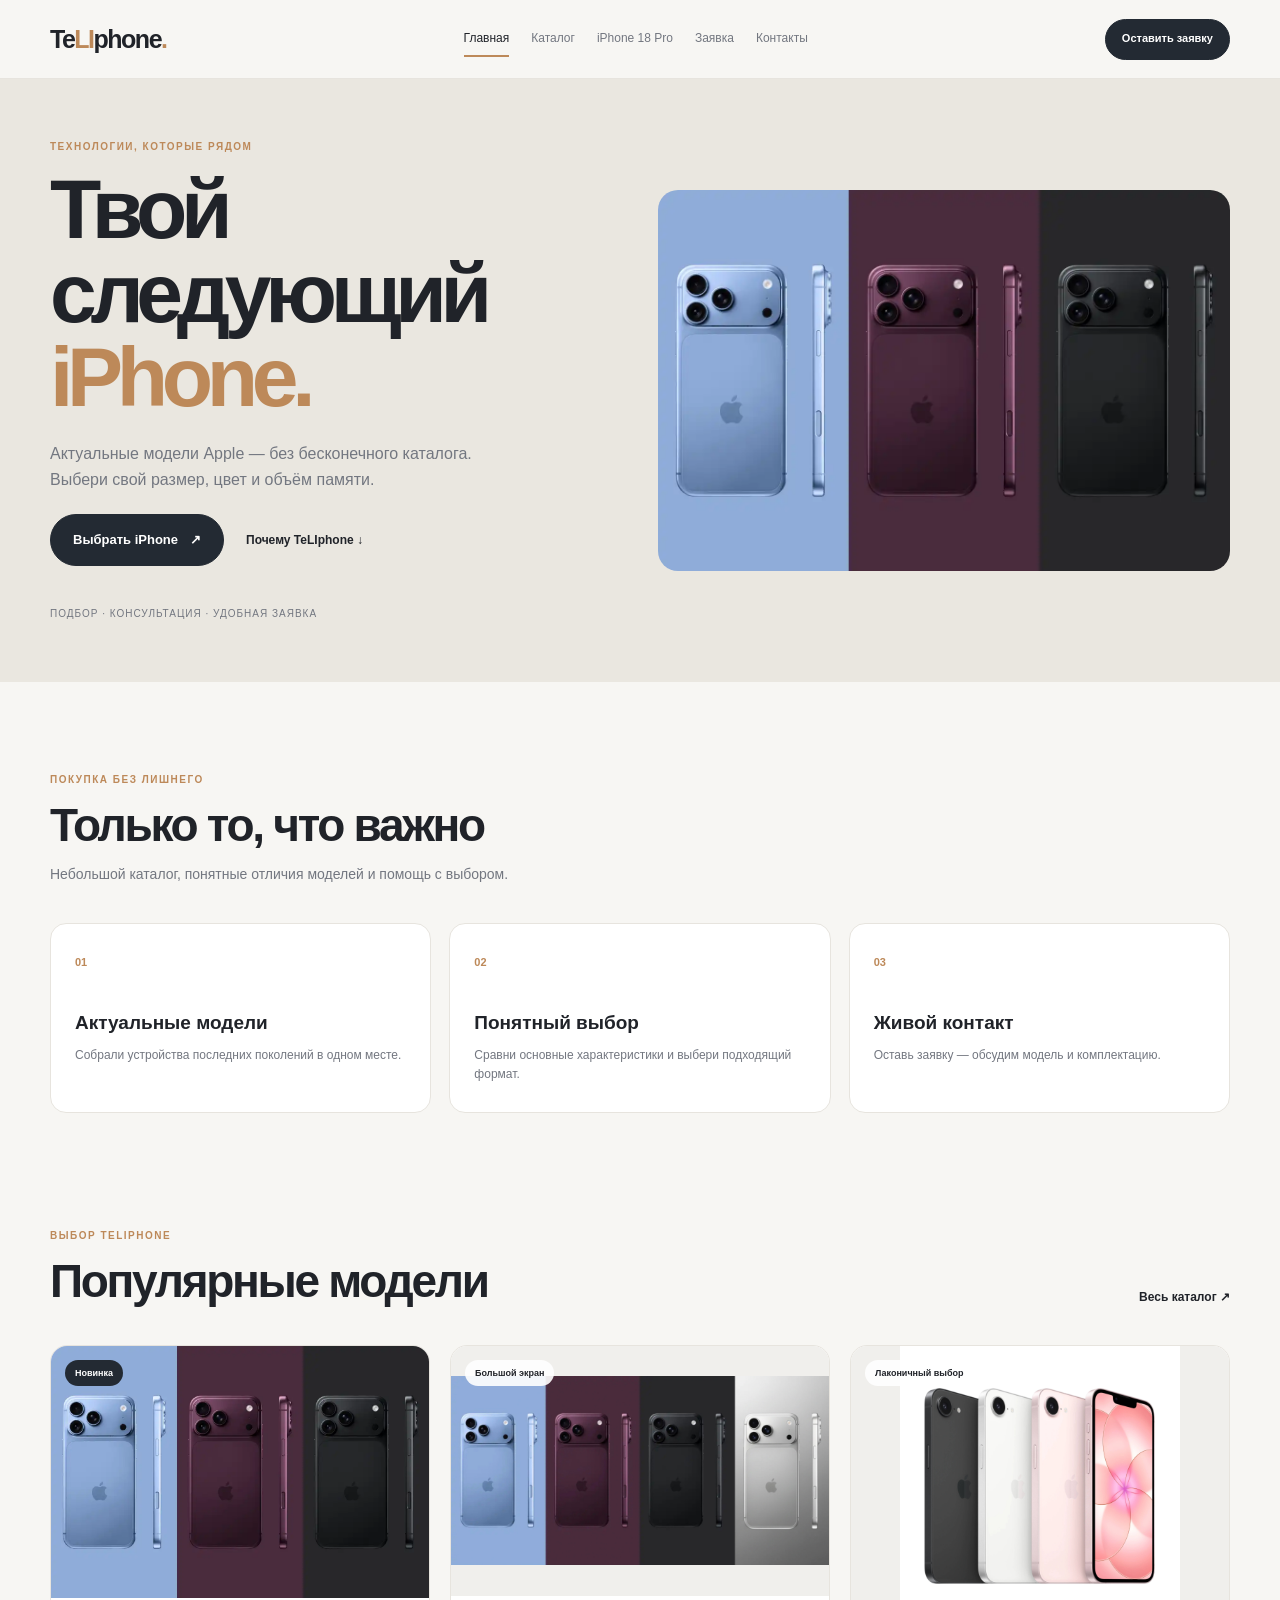
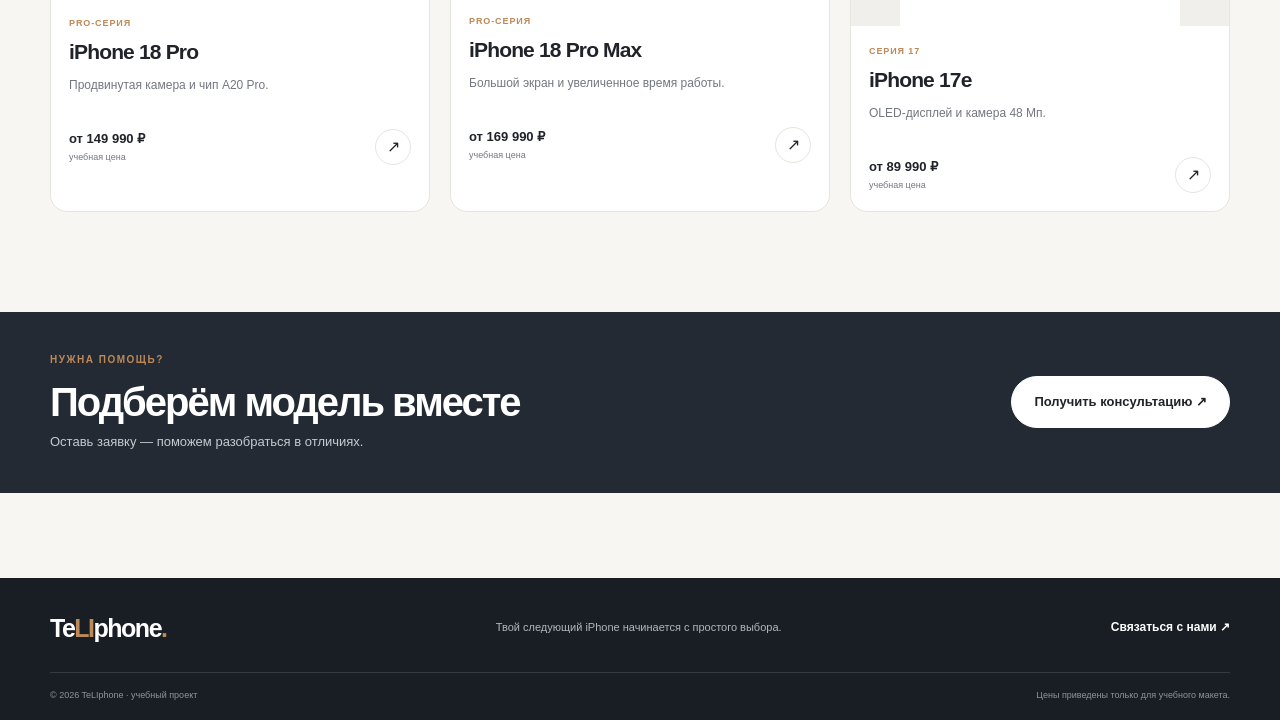
<file: index.html>
<!doctype html>
<html lang="ru">
<head>
  <meta charset="utf-8">
  <meta name="viewport" content="width=device-width, initial-scale=1">
  <meta name="description" content="TeLIphone — магазин актуальных моделей iPhone.">
  <title>TeLIphone — выбери свой iPhone</title>
  <link rel="stylesheet" href="css/style.css">
</head>
<body>
  <!-- Шапка сайта и переходы между страницами -->
  <header class="site-header">
    <div class="site-header__inner">
      <a class="site-logo" href="index.html" aria-label="TeLIphone — главная">
        <span>Te</span><span class="site-logo__highlight">LI</span><span>phone</span><span class="site-logo__dot">.</span>
      </a>
      <nav class="site-nav" aria-label="Основная навигация">
        <a class="site-nav__link site-nav__link--active" href="index.html">Главная</a>
        <a class="site-nav__link" href="catalog.html">Каталог</a>
        <a class="site-nav__link" href="product.html">iPhone 18 Pro</a>
        <a class="site-nav__link" href="order.html">Заявка</a>
        <a class="site-nav__link" href="contacts.html">Контакты</a>
      </nav>
      <a class="button button--small site-header__button" href="order.html">Оставить заявку</a>
    </div>
  </header>

  <main>
    <!-- Главный экран с фотографией iPhone 18 Pro -->
    <section class="hero">
      <div class="hero__copy">
        <p class="eyebrow">Технологии, которые рядом</p>
        <h1 class="hero__title">Твой следующий<br><span>iPhone.</span></h1>
        <p class="hero__description">
          Актуальные модели Apple — без бесконечного каталога.
          Выбери свой размер, цвет и объём памяти.
        </p>
        <div class="hero__actions">
          <a class="button" href="catalog.html">Выбрать iPhone <span aria-hidden="true">↗</span></a>
          <a class="text-link" href="#advantages">Почему TeLIphone ↓</a>
        </div>
        <p class="hero__note">Подбор · консультация · удобная заявка</p>
      </div>

      <img
        class="hero__image"
        src="images/iphone-18-pro-colors-mockup-1.webp"
        alt="iPhone 18 Pro в трёх цветах"
      >
    </section>

    <!-- Коротко о преимуществах магазина -->
    <section class="section" id="advantages">
      <div class="section-heading">
        <p class="eyebrow">Покупка без лишнего</p>
        <h2>Только то, что важно</h2>
        <p class="section-heading__description">
          Небольшой каталог, понятные отличия моделей и помощь с выбором.
        </p>
      </div>

      <div class="advantage-list">
        <article class="advantage">
          <span class="advantage__number">01</span>
          <h3>Актуальные модели</h3>
          <p>Собрали устройства последних поколений в одном месте.</p>
        </article>
        <article class="advantage">
          <span class="advantage__number">02</span>
          <h3>Понятный выбор</h3>
          <p>Сравни основные характеристики и выбери подходящий формат.</p>
        </article>
        <article class="advantage">
          <span class="advantage__number">03</span>
          <h3>Живой контакт</h3>
          <p>Оставь заявку — обсудим модель и комплектацию.</p>
        </article>
      </div>
    </section>

    <!-- Несколько популярных моделей из каталога -->
    <section class="section section--popular" id="popular">
      <div class="section-heading section-heading--row">
        <div>
          <p class="eyebrow">Выбор TeLIphone</p>
          <h2>Популярные модели</h2>
        </div>
        <a class="text-link" href="catalog.html">Весь каталог ↗</a>
      </div>

      <div class="product-list">
        <article class="product-card">
          <a class="product-card__image-area" href="product.html" aria-label="Подробнее об iPhone 18 Pro">
            <span class="product-card__badge">Новинка</span>
            <img class="product-card__image" src="images/iphone-18-pro-colors-mockup-1.webp" alt="iPhone 18 Pro в трёх цветах">
          </a>
          <div class="product-card__content">
            <p class="product-card__category">Pro-серия</p>
            <h3 class="product-card__title"><a href="product.html">iPhone 18 Pro</a></h3>
            <p class="product-card__description">Продвинутая камера и чип A20 Pro.</p>
            <div class="product-card__bottom">
              <span class="product-card__price">от 149 990 ₽<small>учебная цена</small></span>
              <a class="round-link" href="product.html" aria-label="Подробнее об iPhone 18 Pro">↗</a>
            </div>
          </div>
        </article>

        <article class="product-card">
          <a class="product-card__image-area" href="catalog.html" aria-label="Открыть iPhone 18 Pro Max в каталоге">
            <span class="product-card__badge product-card__badge--light">Большой экран</span>
            <img class="product-card__image" src="images/iphone18-check.jpg" alt="iPhone 18 Pro Max в четырёх цветах">
          </a>
          <div class="product-card__content">
            <p class="product-card__category">Pro-серия</p>
            <h3 class="product-card__title"><a href="catalog.html">iPhone 18 Pro Max</a></h3>
            <p class="product-card__description">Большой экран и увеличенное время работы.</p>
            <div class="product-card__bottom">
              <span class="product-card__price">от 169 990 ₽<small>учебная цена</small></span>
              <a class="round-link" href="catalog.html" aria-label="Открыть каталог">↗</a>
            </div>
          </div>
        </article>

        <article class="product-card">
          <a class="product-card__image-area" href="catalog.html" aria-label="Открыть iPhone 17e в каталоге">
            <span class="product-card__badge product-card__badge--light">Лаконичный выбор</span>
            <img class="product-card__image" src="images/dakwj1qpgc8hqm8kmc1c9apoin4vq8l0.jpeg" alt="iPhone 17e в чёрном, белом и розовом цветах">
          </a>
          <div class="product-card__content">
            <p class="product-card__category">Серия 17</p>
            <h3 class="product-card__title"><a href="catalog.html">iPhone 17e</a></h3>
            <p class="product-card__description">OLED-дисплей и камера 48 Мп.</p>
            <div class="product-card__bottom">
              <span class="product-card__price">от 89 990 ₽<small>учебная цена</small></span>
              <a class="round-link" href="catalog.html" aria-label="Открыть каталог">↗</a>
            </div>
          </div>
        </article>
      </div>
    </section>

    <!-- Пример модального окна без JavaScript -->
    <section class="callout">
      <div>
        <p class="eyebrow">Нужна помощь?</p>
        <h2>Подберём модель вместе</h2>
        <p class="callout__description">Оставь заявку — поможем разобраться в отличиях.</p>
      </div>
      <a class="button button--light" href="#consultation">Получить консультацию ↗</a>
    </section>

    <div class="modal" id="consultation" role="dialog" aria-modal="true" aria-labelledby="modal-title">
      <a class="modal__backdrop" href="#popular" aria-label="Закрыть окно"></a>
      <section class="modal__content">
        <a class="modal__close" href="#popular" aria-label="Закрыть">×</a>
        <p class="eyebrow">TeLIphone</p>
        <h2 id="modal-title">Нужна консультация?</h2>
        <p>Оставь контакты на странице заявки — поможем выбрать iPhone.</p>
        <a class="button" href="order.html">Перейти к заявке ↗</a>
      </section>
    </div>
  </main>

  <!-- Общий подвал сайта -->
  <footer class="site-footer">
    <div class="site-footer__top">
      <a class="site-logo site-logo--footer" href="index.html">
        <span>Te</span><span class="site-logo__highlight">LI</span><span>phone</span><span class="site-logo__dot">.</span>
      </a>
      <p>Твой следующий iPhone начинается с простого выбора.</p>
      <a class="text-link text-link--light" href="contacts.html">Связаться с нами ↗</a>
    </div>
    <div class="site-footer__bottom">
      <span>© 2026 TeLIphone · учебный проект</span>
      <span>Цены приведены только для учебного макета.</span>
    </div>
  </footer>
</body>
</html>
</file>
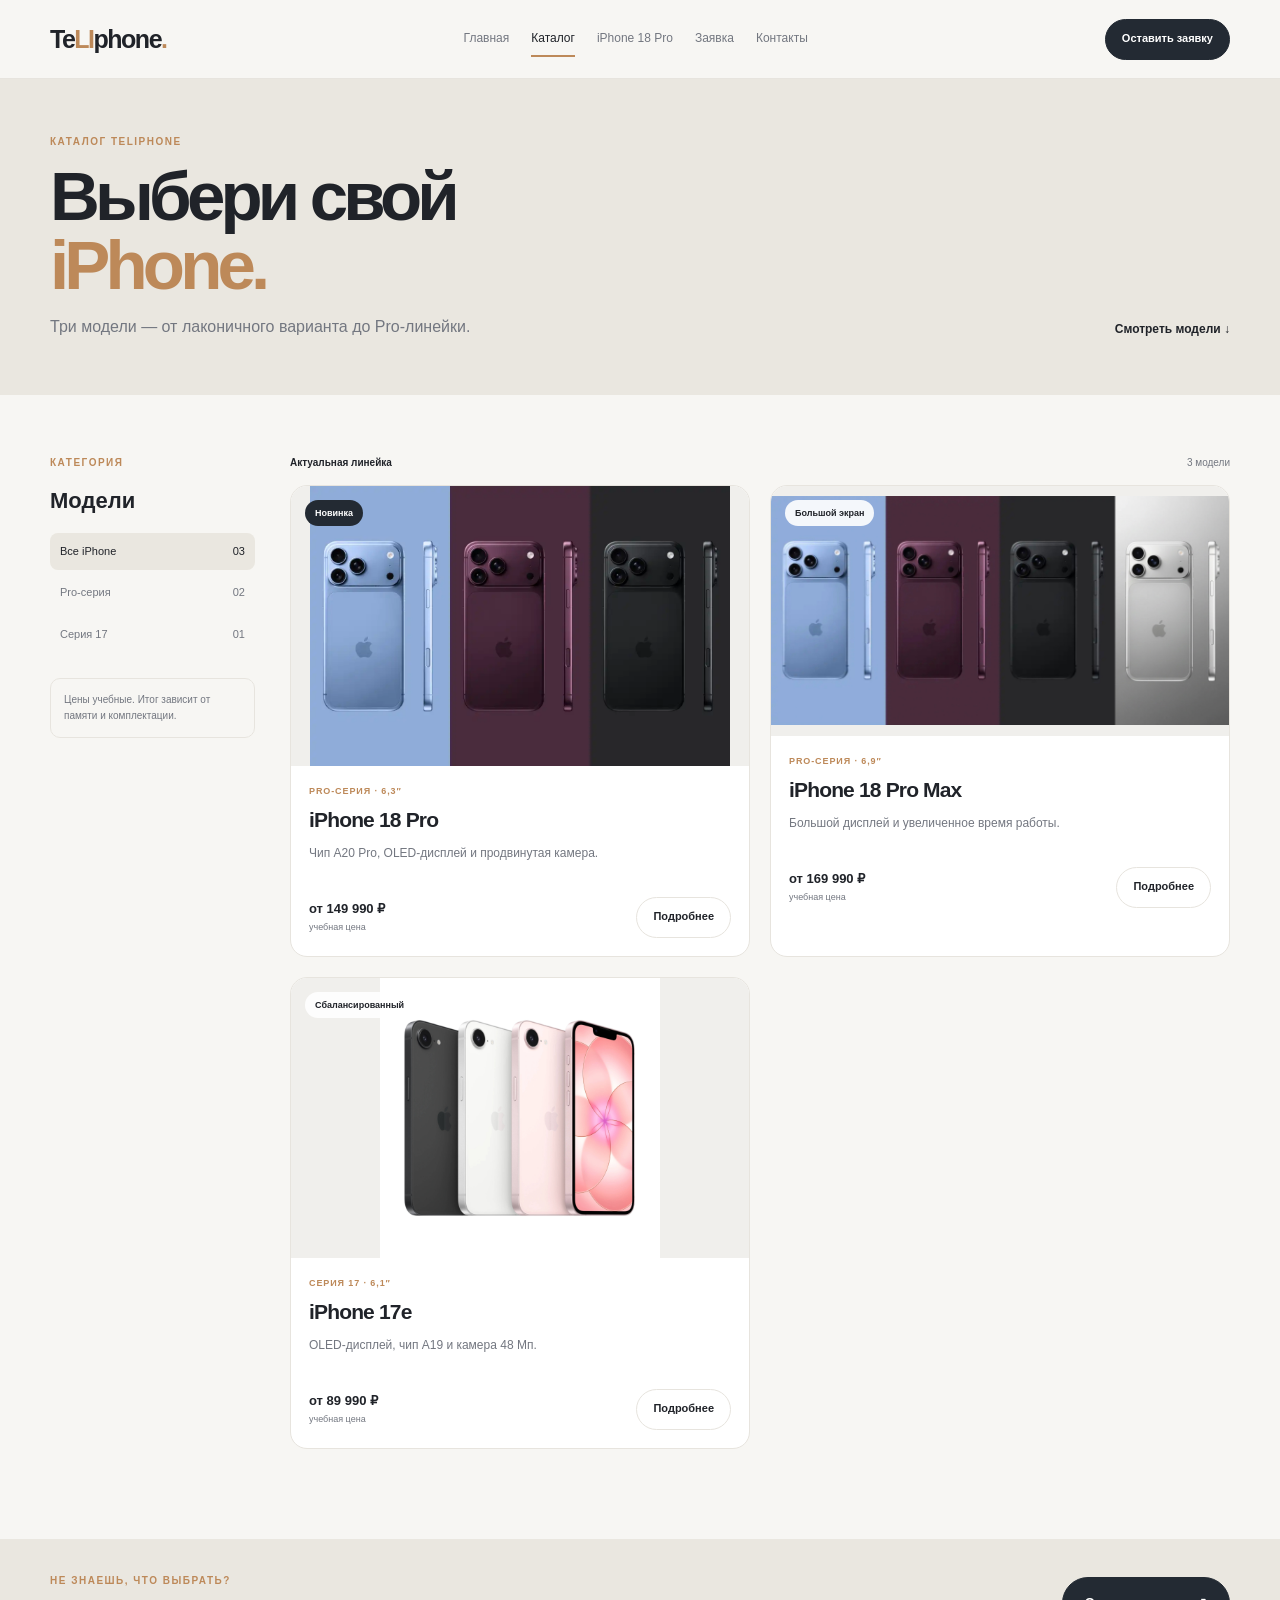
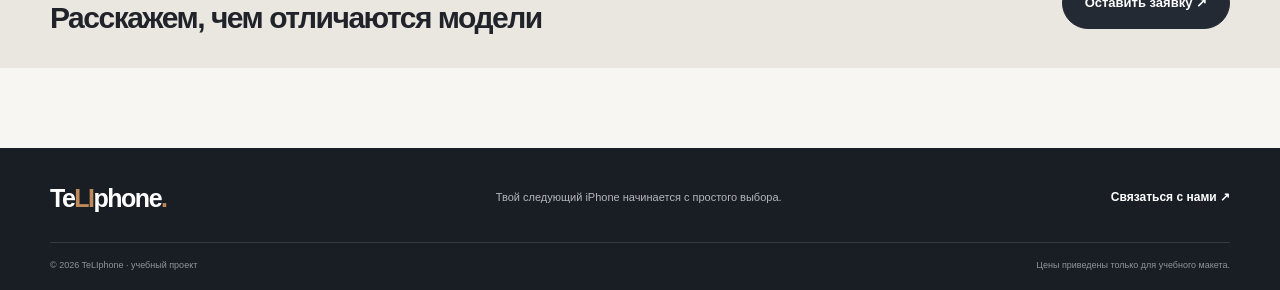
<file: catalog.html>
<!doctype html>
<html lang="ru">
<head>
  <meta charset="utf-8">
  <meta name="viewport" content="width=device-width, initial-scale=1">
  <meta name="description" content="Каталог актуальных моделей iPhone в магазине TeLIphone.">
  <title>Каталог iPhone — TeLIphone</title>
  <link rel="stylesheet" href="css/style.css">
</head>
<body>
  <header class="site-header">
    <div class="site-header__inner">
      <a class="site-logo" href="index.html"><span>Te</span><span class="site-logo__highlight">LI</span><span>phone</span><span class="site-logo__dot">.</span></a>
      <nav class="site-nav" aria-label="Основная навигация">
        <a class="site-nav__link" href="index.html">Главная</a>
        <a class="site-nav__link site-nav__link--active" href="catalog.html">Каталог</a>
        <a class="site-nav__link" href="product.html">iPhone 18 Pro</a>
        <a class="site-nav__link" href="order.html">Заявка</a>
        <a class="site-nav__link" href="contacts.html">Контакты</a>
      </nav>
      <a class="button button--small site-header__button" href="order.html">Оставить заявку</a>
    </div>
  </header>

  <main>
    <section class="page-intro">
      <div>
        <p class="eyebrow">Каталог TeLIphone</p>
        <h1 class="page-intro__title">Выбери свой<br><span>iPhone.</span></h1>
        <p class="page-intro__description">Три модели — от лаконичного варианта до Pro-линейки.</p>
      </div>
      <a class="text-link" href="#catalog-products">Смотреть модели ↓</a>
    </section>

    <div class="catalog-layout section" id="catalog-products">
      <aside class="catalog-sidebar">
        <p class="eyebrow">Категория</p>
        <h2>Модели</h2>
        <nav class="category-list" aria-label="Категории каталога">
          <a class="category-list__link category-list__link--active" href="#all">Все iPhone <span>03</span></a>
          <a class="category-list__link" href="#pro">Pro-серия <span>02</span></a>
          <a class="category-list__link" href="#series-17">Серия 17 <span>01</span></a>
        </nav>
        <div class="catalog-sidebar__note">
          <p>Цены учебные. Итог зависит от памяти и комплектации.</p>
        </div>
      </aside>

      <section class="catalog-results" id="all" aria-label="Каталог моделей">
        <div class="catalog-results__heading">
          <strong>Актуальная линейка</strong>
          <span>3 модели</span>
        </div>

        <div class="product-list product-list--catalog">
          <article class="product-card" id="pro">
            <a class="product-card__image-area" href="product.html" aria-label="Подробнее об iPhone 18 Pro">
              <span class="product-card__badge">Новинка</span>
              <img class="product-card__image" src="images/iphone-18-pro-colors-mockup-1.webp" alt="iPhone 18 Pro в трёх цветах">
            </a>
            <div class="product-card__content">
              <p class="product-card__category">Pro-серия · 6,3″</p>
              <h2 class="product-card__title"><a href="product.html">iPhone 18 Pro</a></h2>
              <p class="product-card__description">Чип A20 Pro, OLED-дисплей и продвинутая камера.</p>
              <div class="product-card__bottom">
                <span class="product-card__price">от 149 990 ₽<small>учебная цена</small></span>
                <a class="button button--outline button--small" href="product.html">Подробнее</a>
              </div>
            </div>
          </article>

          <article class="product-card">
            <a class="product-card__image-area" href="product.html" aria-label="Подробнее об iPhone 18 Pro Max">
              <span class="product-card__badge product-card__badge--light">Большой экран</span>
              <img class="product-card__image" src="images/iphone18-check.jpg" alt="iPhone 18 Pro Max в четырёх цветах">
            </a>
            <div class="product-card__content">
              <p class="product-card__category">Pro-серия · 6,9″</p>
              <h2 class="product-card__title"><a href="product.html">iPhone 18 Pro Max</a></h2>
              <p class="product-card__description">Большой дисплей и увеличенное время работы.</p>
              <div class="product-card__bottom">
                <span class="product-card__price">от 169 990 ₽<small>учебная цена</small></span>
                <a class="button button--outline button--small" href="product.html">Подробнее</a>
              </div>
            </div>
          </article>

          <article class="product-card" id="series-17">
            <a class="product-card__image-area" href="product.html" aria-label="Подробнее об iPhone 17e">
              <span class="product-card__badge product-card__badge--light">Сбалансированный</span>
              <img class="product-card__image" src="images/dakwj1qpgc8hqm8kmc1c9apoin4vq8l0.jpeg" alt="iPhone 17e в чёрном, белом и розовом цветах">
            </a>
            <div class="product-card__content">
              <p class="product-card__category">Серия 17 · 6,1″</p>
              <h2 class="product-card__title"><a href="product.html">iPhone 17e</a></h2>
              <p class="product-card__description">OLED-дисплей, чип A19 и камера 48 Мп.</p>
              <div class="product-card__bottom">
                <span class="product-card__price">от 89 990 ₽<small>учебная цена</small></span>
                <a class="button button--outline button--small" href="product.html">Подробнее</a>
              </div>
            </div>
          </article>
        </div>
      </section>
    </div>

    <section class="catalog-prompt">
      <div>
        <p class="eyebrow">Не знаешь, что выбрать?</p>
        <h2>Расскажем, чем отличаются модели</h2>
      </div>
      <a class="button" href="order.html">Оставить заявку ↗</a>
    </section>
  </main>

  <footer class="site-footer">
    <div class="site-footer__top">
      <a class="site-logo site-logo--footer" href="index.html"><span>Te</span><span class="site-logo__highlight">LI</span><span>phone</span><span class="site-logo__dot">.</span></a>
      <p>Твой следующий iPhone начинается с простого выбора.</p>
      <a class="text-link text-link--light" href="contacts.html">Связаться с нами ↗</a>
    </div>
    <div class="site-footer__bottom"><span>© 2026 TeLIphone · учебный проект</span><span>Цены приведены только для учебного макета.</span></div>
  </footer>
</body>
</html>
</file>
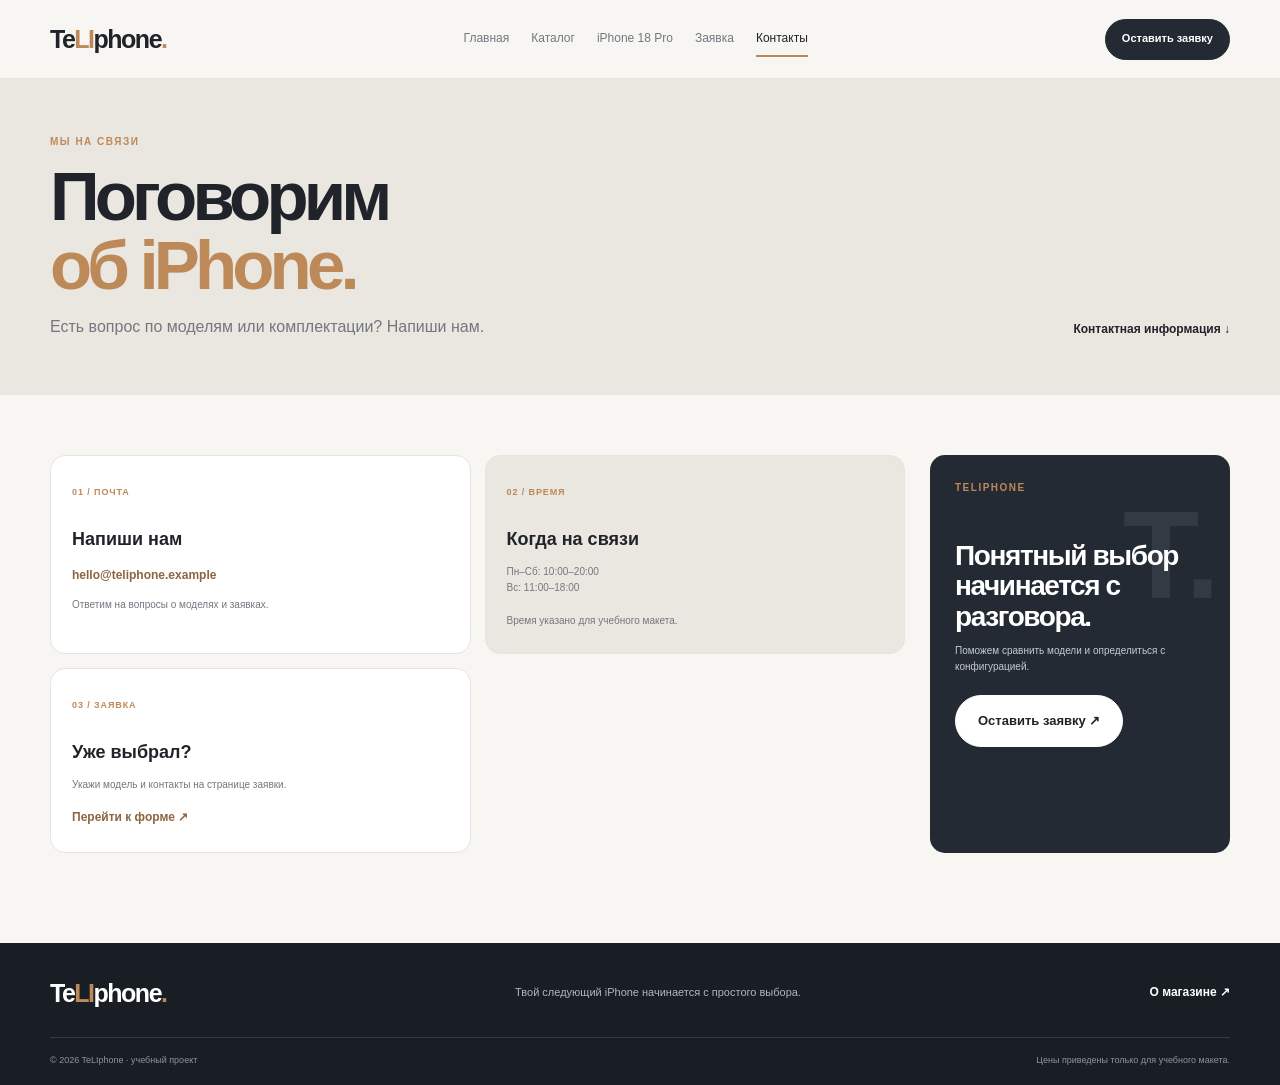
<file: contacts.html>
<!doctype html>
<html lang="ru">
<head>
  <meta charset="utf-8">
  <meta name="viewport" content="width=device-width, initial-scale=1">
  <meta name="description" content="Контактная информация магазина TeLIphone.">
  <title>Контакты — TeLIphone</title>
  <link rel="stylesheet" href="css/style.css">
</head>
<body>
  <header class="site-header">
    <div class="site-header__inner">
      <a class="site-logo" href="index.html"><span>Te</span><span class="site-logo__highlight">LI</span><span>phone</span><span class="site-logo__dot">.</span></a>
      <nav class="site-nav" aria-label="Основная навигация">
        <a class="site-nav__link" href="index.html">Главная</a>
        <a class="site-nav__link" href="catalog.html">Каталог</a>
        <a class="site-nav__link" href="product.html">iPhone 18 Pro</a>
        <a class="site-nav__link" href="order.html">Заявка</a>
        <a class="site-nav__link site-nav__link--active" href="contacts.html">Контакты</a>
      </nav>
      <a class="button button--small site-header__button" href="order.html">Оставить заявку</a>
    </div>
  </header>

  <main>
    <section class="page-intro">
      <div>
        <p class="eyebrow">Мы на связи</p>
        <h1 class="page-intro__title">Поговорим<br><span>об iPhone.</span></h1>
        <p class="page-intro__description">Есть вопрос по моделям или комплектации? Напиши нам.</p>
      </div>
      <a class="text-link" href="#contact-info">Контактная информация ↓</a>
    </section>

    <section class="contacts-layout section" id="contact-info">
      <div class="contact-list">
        <article class="contact-card">
          <span class="contact-card__label">01 / ПОЧТА</span>
          <h2>Напиши нам</h2>
          <a href="mailto:hello@teliphone.example">hello@teliphone.example</a>
          <p>Ответим на вопросы о моделях и заявках.</p>
        </article>

        <article class="contact-card contact-card--muted">
          <span class="contact-card__label">02 / ВРЕМЯ</span>
          <h2>Когда на связи</h2>
          <p>Пн–Сб: 10:00–20:00<br>Вс: 11:00–18:00</p>
          <small>Время указано для учебного макета.</small>
        </article>

        <article class="contact-card">
          <span class="contact-card__label">03 / ЗАЯВКА</span>
          <h2>Уже выбрал?</h2>
          <p>Укажи модель и контакты на странице заявки.</p>
          <a href="order.html">Перейти к форме ↗</a>
        </article>
      </div>

      <aside class="contact-note">
        <span class="contact-note__letter" aria-hidden="true">T.</span>
        <p class="eyebrow">TeLIphone</p>
        <h2>Понятный выбор начинается с разговора.</h2>
        <p>Поможем сравнить модели и определиться с конфигурацией.</p>
        <a class="button button--light" href="order.html">Оставить заявку ↗</a>
      </aside>
    </section>
  </main>

  <footer class="site-footer">
    <div class="site-footer__top">
      <a class="site-logo site-logo--footer" href="index.html"><span>Te</span><span class="site-logo__highlight">LI</span><span>phone</span><span class="site-logo__dot">.</span></a>
      <p>Твой следующий iPhone начинается с простого выбора.</p>
      <a class="text-link text-link--light" href="index.html#advantages">О магазине ↗</a>
    </div>
    <div class="site-footer__bottom"><span>© 2026 TeLIphone · учебный проект</span><span>Цены приведены только для учебного макета.</span></div>
  </footer>
</body>
</html>
</file>
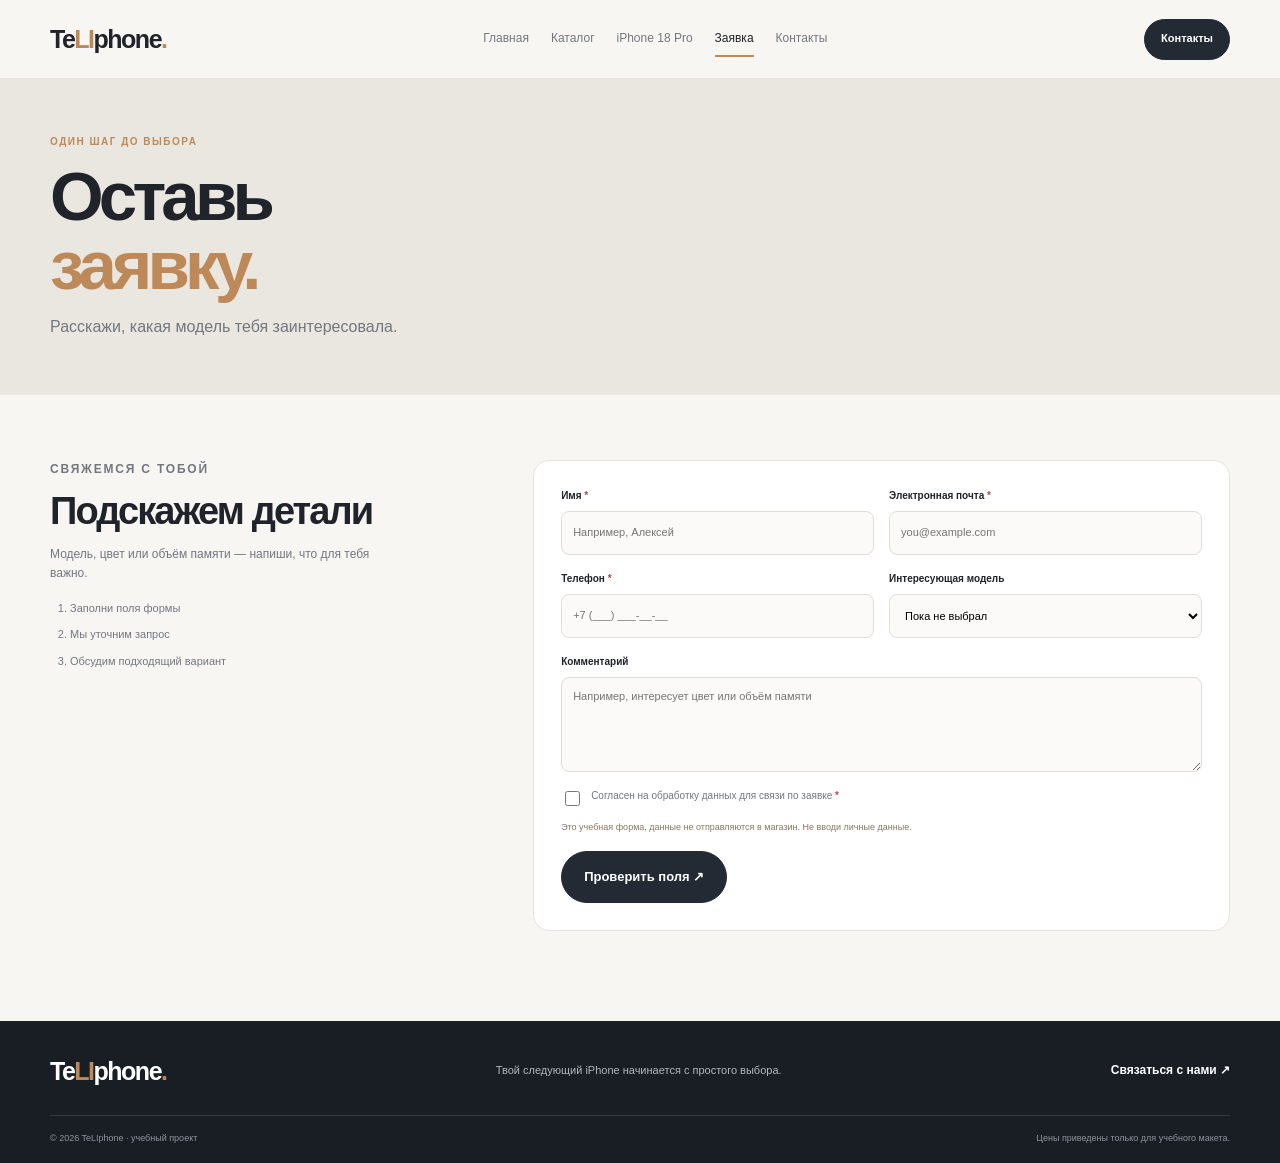
<file: order.html>
<!doctype html>
<html lang="ru">
<head>
  <meta charset="utf-8">
  <meta name="viewport" content="width=device-width, initial-scale=1">
  <meta name="description" content="Оставьте демонстрационную заявку на iPhone в TeLIphone.">
  <title>Заявка — TeLIphone</title>
  <link rel="stylesheet" href="css/style.css">
</head>
<body>
  <header class="site-header">
    <div class="site-header__inner">
      <a class="site-logo" href="index.html"><span>Te</span><span class="site-logo__highlight">LI</span><span>phone</span><span class="site-logo__dot">.</span></a>
      <nav class="site-nav" aria-label="Основная навигация">
        <a class="site-nav__link" href="index.html">Главная</a>
        <a class="site-nav__link" href="catalog.html">Каталог</a>
        <a class="site-nav__link" href="product.html">iPhone 18 Pro</a>
        <a class="site-nav__link site-nav__link--active" href="order.html">Заявка</a>
        <a class="site-nav__link" href="contacts.html">Контакты</a>
      </nav>
      <a class="button button--small site-header__button" href="contacts.html">Контакты</a>
    </div>
  </header>

  <main>
    <section class="page-intro">
      <div>
        <p class="eyebrow">Один шаг до выбора</p>
        <h1 class="page-intro__title">Оставь<br><span>заявку.</span></h1>
        <p class="page-intro__description">Расскажи, какая модель тебя заинтересовала.</p>
      </div>
    </section>

    <section class="order-layout section" id="request">
      <div class="order-intro">
        <p class="eyebrow">Свяжемся с тобой</p>
        <h2>Подскажем детали</h2>
        <p>Модель, цвет или объём памяти — напиши, что для тебя важно.</p>
        <ol>
          <li>Заполни поля формы</li>
          <li>Мы уточним запрос</li>
          <li>Обсудим подходящий вариант</li>
        </ol>
      </div>

      <!-- Браузер проверяет обязательные поля; серверной отправки у макета нет -->
      <form class="order-form" action="order.html#request" method="get">
        <div class="form-row">
          <div class="form-field">
            <label for="customer-name">Имя <span class="form-field__required">*</span></label>
            <input id="customer-name" name="name" type="text" autocomplete="name" placeholder="Например, Алексей" required>
          </div>
          <div class="form-field">
            <label for="customer-email">Электронная почта <span class="form-field__required">*</span></label>
            <input id="customer-email" name="email" type="email" autocomplete="email" placeholder="you@example.com" required>
          </div>
        </div>

        <div class="form-row">
          <div class="form-field">
            <label for="customer-phone">Телефон <span class="form-field__required">*</span></label>
            <input id="customer-phone" name="phone" type="tel" autocomplete="tel" placeholder="+7 (___) ___-__-__" required>
          </div>
          <div class="form-field">
            <label for="customer-product">Интересующая модель</label>
            <select id="customer-product" name="product">
              <option value="">Пока не выбрал</option>
              <option>iPhone 18 Pro</option>
              <option>iPhone 18 Pro Max</option>
              <option>iPhone 17e</option>
            </select>
          </div>
        </div>

        <div class="form-field">
          <label for="customer-comment">Комментарий</label>
          <textarea id="customer-comment" name="comment" rows="4" placeholder="Например, интересует цвет или объём памяти"></textarea>
        </div>

        <label class="consent-field">
          <input type="checkbox" name="consent" required>
          <span>Согласен на обработку данных для связи по заявке <b>*</b></span>
        </label>

        <p class="order-form__note">Это учебная форма, данные не отправляются в магазин. Не вводи личные данные.</p>
        <button class="button" type="submit">Проверить поля ↗</button>
      </form>
    </section>
  </main>

  <footer class="site-footer">
    <div class="site-footer__top">
      <a class="site-logo site-logo--footer" href="index.html"><span>Te</span><span class="site-logo__highlight">LI</span><span>phone</span><span class="site-logo__dot">.</span></a>
      <p>Твой следующий iPhone начинается с простого выбора.</p>
      <a class="text-link text-link--light" href="contacts.html">Связаться с нами ↗</a>
    </div>
    <div class="site-footer__bottom"><span>© 2026 TeLIphone · учебный проект</span><span>Цены приведены только для учебного макета.</span></div>
  </footer>
</body>
</html>
</file>
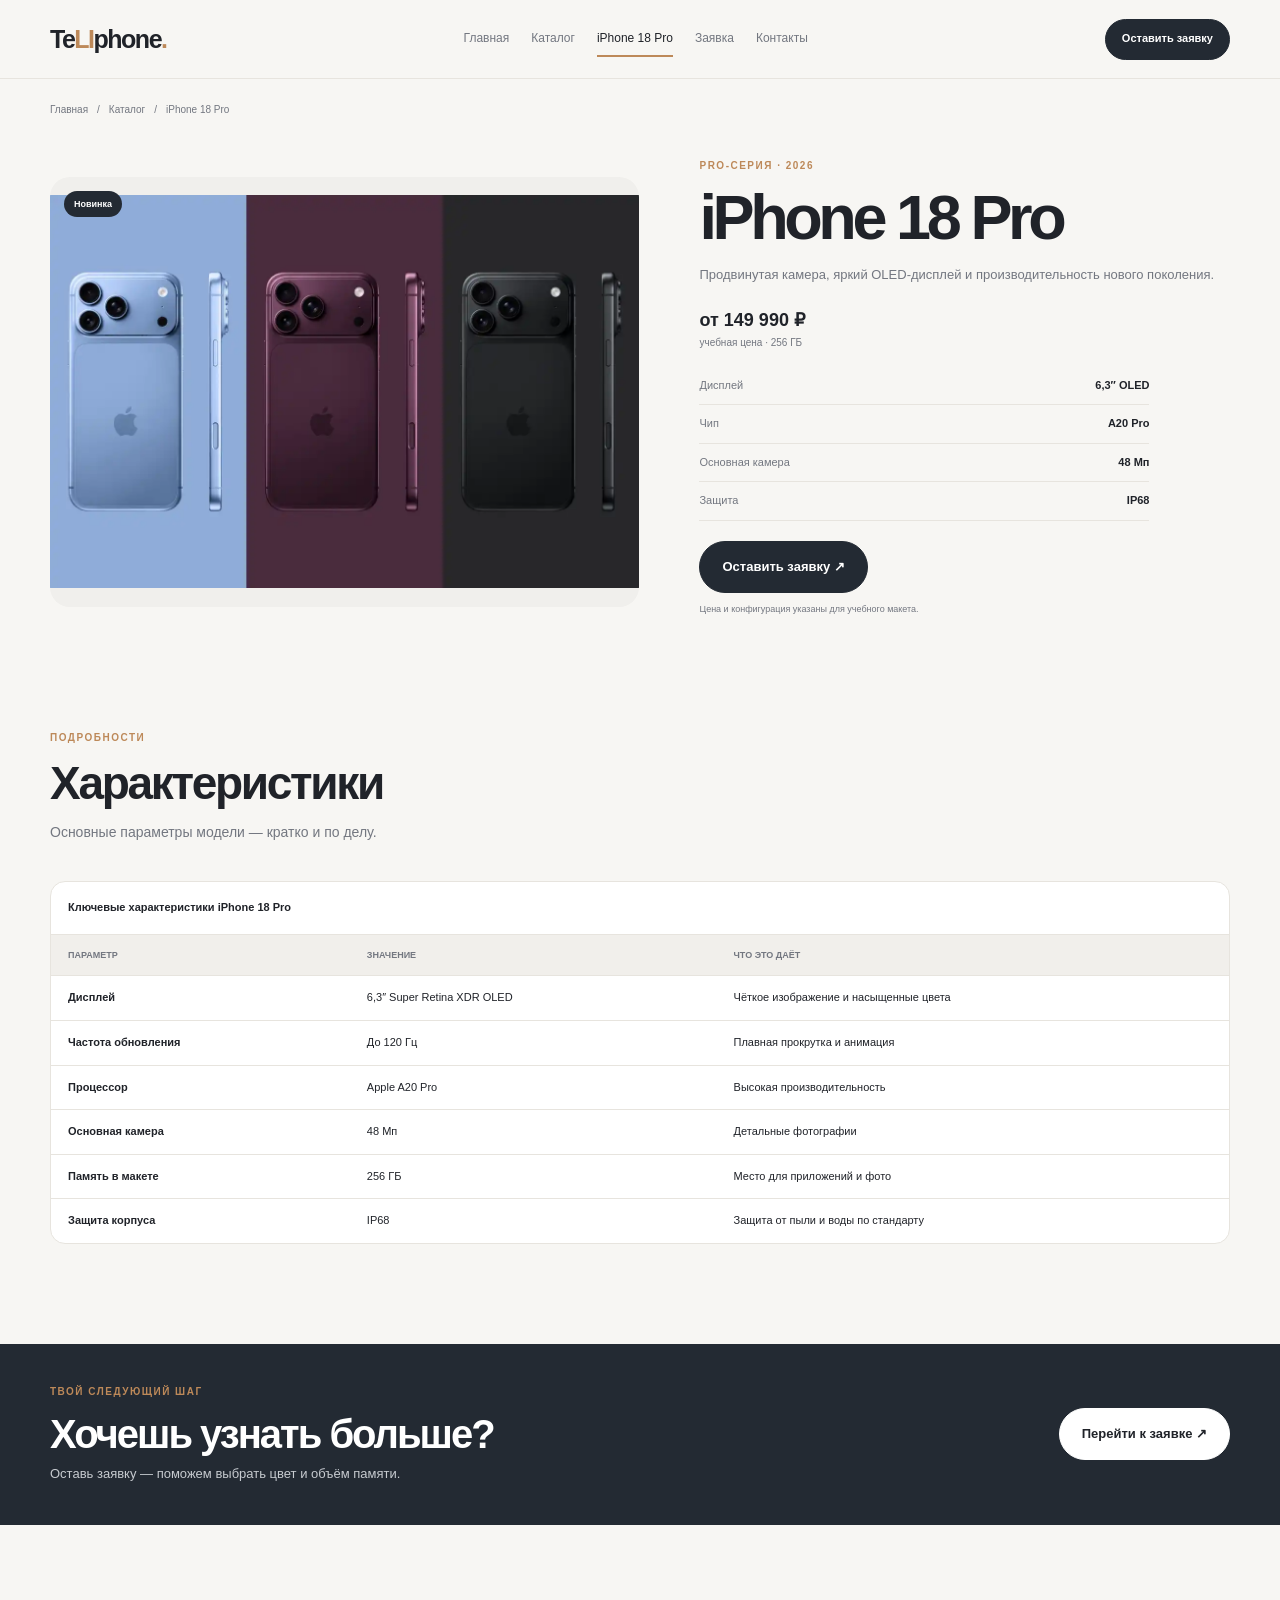
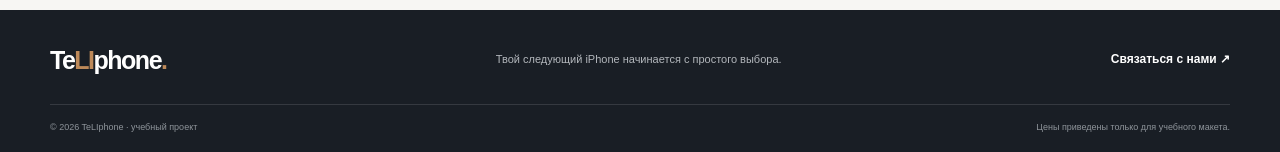
<file: product.html>
<!doctype html>
<html lang="ru">
<head>
  <meta charset="utf-8">
  <meta name="viewport" content="width=device-width, initial-scale=1">
  <meta name="description" content="Описание и характеристики iPhone 18 Pro в магазине TeLIphone.">
  <title>iPhone 18 Pro — TeLIphone</title>
  <link rel="stylesheet" href="css/style.css">
</head>
<body>
  <header class="site-header">
    <div class="site-header__inner">
      <a class="site-logo" href="index.html"><span>Te</span><span class="site-logo__highlight">LI</span><span>phone</span><span class="site-logo__dot">.</span></a>
      <nav class="site-nav" aria-label="Основная навигация">
        <a class="site-nav__link" href="index.html">Главная</a>
        <a class="site-nav__link" href="catalog.html">Каталог</a>
        <a class="site-nav__link site-nav__link--active" href="product.html">iPhone 18 Pro</a>
        <a class="site-nav__link" href="order.html">Заявка</a>
        <a class="site-nav__link" href="contacts.html">Контакты</a>
      </nav>
      <a class="button button--small site-header__button" href="order.html">Оставить заявку</a>
    </div>
  </header>

  <main>
    <nav class="breadcrumbs" aria-label="Хлебные крошки">
      <a href="index.html">Главная</a><span>/</span>
      <a href="catalog.html">Каталог</a><span>/</span>
      <span aria-current="page">iPhone 18 Pro</span>
    </nav>

    <section class="product-detail section">
      <div class="product-detail__image-area">
        <span class="product-card__badge">Новинка</span>
        <img
          class="product-detail__image"
          src="images/iphone-18-pro-colors-mockup-1.webp"
          alt="iPhone 18 Pro в трёх цветах"
        >
      </div>

      <div class="product-detail__info">
        <p class="eyebrow">Pro-серия · 2026</p>
        <h1 class="product-detail__title">iPhone 18 Pro</h1>
        <p class="product-detail__description">
          Продвинутая камера, яркий OLED-дисплей и производительность нового поколения.
        </p>
        <p class="product-detail__price">от 149 990 ₽<small>учебная цена · 256 ГБ</small></p>

        <ul class="product-facts">
          <li><span>Дисплей</span><strong>6,3″ OLED</strong></li>
          <li><span>Чип</span><strong>A20 Pro</strong></li>
          <li><span>Основная камера</span><strong>48 Мп</strong></li>
          <li><span>Защита</span><strong>IP68</strong></li>
        </ul>

        <a class="button" href="order.html?product=iPhone%2018%20Pro">Оставить заявку ↗</a>
        <p class="product-detail__note">Цена и конфигурация указаны для учебного макета.</p>
      </div>
    </section>

    <!-- Таблица обязательна по методическим указаниям -->
    <section class="section specifications" id="specifications">
      <div class="section-heading">
        <p class="eyebrow">Подробности</p>
        <h2>Характеристики</h2>
        <p class="section-heading__description">Основные параметры модели — кратко и по делу.</p>
      </div>

      <div class="table-wrap">
        <table class="specification-table">
          <caption>Ключевые характеристики iPhone 18 Pro</caption>
          <thead>
            <tr>
              <th scope="col">Параметр</th>
              <th scope="col">Значение</th>
              <th scope="col">Что это даёт</th>
            </tr>
          </thead>
          <tbody>
            <tr><th scope="row">Дисплей</th><td>6,3″ Super Retina XDR OLED</td><td>Чёткое изображение и насыщенные цвета</td></tr>
            <tr><th scope="row">Частота обновления</th><td>До 120 Гц</td><td>Плавная прокрутка и анимация</td></tr>
            <tr><th scope="row">Процессор</th><td>Apple A20 Pro</td><td>Высокая производительность</td></tr>
            <tr><th scope="row">Основная камера</th><td>48 Мп</td><td>Детальные фотографии</td></tr>
            <tr><th scope="row">Память в макете</th><td>256 ГБ</td><td>Место для приложений и фото</td></tr>
            <tr><th scope="row">Защита корпуса</th><td>IP68</td><td>Защита от пыли и воды по стандарту</td></tr>
          </tbody>
        </table>
      </div>
    </section>

    <section class="callout">
      <div>
        <p class="eyebrow">Твой следующий шаг</p>
        <h2>Хочешь узнать больше?</h2>
        <p class="callout__description">Оставь заявку — поможем выбрать цвет и объём памяти.</p>
      </div>
      <a class="button button--light" href="order.html">Перейти к заявке ↗</a>
    </section>
  </main>

  <footer class="site-footer">
    <div class="site-footer__top">
      <a class="site-logo site-logo--footer" href="index.html"><span>Te</span><span class="site-logo__highlight">LI</span><span>phone</span><span class="site-logo__dot">.</span></a>
      <p>Твой следующий iPhone начинается с простого выбора.</p>
      <a class="text-link text-link--light" href="contacts.html">Связаться с нами ↗</a>
    </div>
    <div class="site-footer__bottom"><span>© 2026 TeLIphone · учебный проект</span><span>Цены приведены только для учебного макета.</span></div>
  </footer>
</body>
</html>
</file>
<file: css/style.css>
/* Основные цвета, размеры и скругления сайта */
:root {
  --color-background: #f7f6f3;
  --color-surface: #ffffff;
  --color-text: #202329;
  --color-muted: #737780;
  --color-dark: #232a33;
  --color-accent: #bd8959;
  --color-border: #e7e4de;
  --content-width: 1180px;
}

* {
  box-sizing: border-box;
}

html {
  scroll-behavior: smooth;
}

body {
  margin: 0;
  background: var(--color-background);
  color: var(--color-text);
  font-family: "Segoe UI", Arial, sans-serif;
  line-height: 1.6;
}

a {
  color: inherit;
  text-decoration: none;
}

button,
input,
select,
textarea {
  font: inherit;
}

a:focus-visible,
button:focus-visible,
input:focus-visible,
select:focus-visible,
textarea:focus-visible {
  outline: 3px solid var(--color-accent);
  outline-offset: 4px;
}

/* Шапка и общее меню страниц */
.site-header {
  position: sticky;
  top: 0;
  z-index: 10;
  background: rgba(247, 246, 243, 0.95);
  border-bottom: 1px solid var(--color-border);
}

.site-header__inner {
  display: flex;
  width: min(var(--content-width), calc(100% - 48px));
  min-height: 78px;
  margin: 0 auto;
  align-items: center;
  justify-content: space-between;
  gap: 24px;
}

.site-logo {
  display: inline-flex;
  flex: 0 0 auto;
  align-items: baseline;
  font-size: 25px;
  font-weight: 750;
  letter-spacing: -1.5px;
}

.site-logo__highlight,
.site-logo__dot {
  color: var(--color-accent);
}

.site-logo--footer {
  color: var(--color-surface);
}

.site-nav {
  display: flex;
  align-items: center;
  gap: 22px;
}

.site-nav__link {
  position: relative;
  padding: 8px 0;
  color: var(--color-muted);
  font-size: 12px;
}

.site-nav__link:hover,
.site-nav__link--active {
  color: var(--color-text);
}

.site-nav__link--active::after {
  position: absolute;
  right: 0;
  bottom: 0;
  left: 0;
  height: 2px;
  background: var(--color-accent);
  content: "";
}

/* Общие кнопки и подписи разделов */
.button {
  display: inline-flex;
  min-height: 52px;
  padding: 0 22px;
  align-items: center;
  justify-content: center;
  gap: 12px;
  border: 1px solid var(--color-dark);
  border-radius: 999px;
  background: var(--color-dark);
  color: var(--color-surface);
  font-size: 13px;
  font-weight: 650;
  cursor: pointer;
  transition: background 0.2s ease, transform 0.2s ease;
}

.button:hover {
  transform: translateY(-2px);
  background: #11161c;
}

.button--small {
  min-height: 41px;
  padding: 0 16px;
  font-size: 11px;
}

.button--outline {
  border-color: var(--color-border);
  background: transparent;
  color: var(--color-text);
}

.button--outline:hover {
  background: var(--color-dark);
  color: var(--color-surface);
}

.button--light {
  border-color: var(--color-surface);
  background: var(--color-surface);
  color: var(--color-text);
}

.button--light:hover {
  background: #f0e5d9;
}

.eyebrow {
  margin: 0 0 12px;
  color: var(--color-accent);
  font-size: 10px;
  font-weight: 750;
  letter-spacing: 0.15em;
  text-transform: uppercase;
}

.text-link {
  font-size: 12px;
  font-weight: 650;
}

.text-link:hover {
  color: var(--color-accent);
}

.text-link--light {
  color: var(--color-surface);
}

/* Главная страница */
.hero {
  display: grid;
  min-height: 570px;
  padding: 60px max(24px, calc((100% - var(--content-width)) / 2));
  align-items: center;
  grid-template-columns: 1fr 1fr;
  gap: 35px;
  background: #eae7e0;
}

.hero__copy {
  max-width: 560px;
}

.hero__title {
  margin: 0;
  font-size: clamp(54px, 7vw, 84px);
  font-weight: 650;
  letter-spacing: -0.075em;
  line-height: 1;
}

.hero__title span {
  color: var(--color-accent);
}

.hero__description {
  max-width: 430px;
  margin: 22px 0;
  color: var(--color-muted);
  font-size: 16px;
}

.hero__actions {
  display: flex;
  align-items: center;
  flex-wrap: wrap;
  gap: 22px;
}

.hero__note {
  margin: 40px 0 0;
  color: var(--color-muted);
  font-size: 10px;
  letter-spacing: 0.1em;
  text-transform: uppercase;
}

.hero__image {
  display: block;
  width: 100%;
  max-height: 390px;
  border-radius: 20px;
  object-fit: contain;
}

.section {
  width: min(var(--content-width), calc(100% - 48px));
  margin: 0 auto;
  padding: 90px 0;
}

.section-heading {
  max-width: 600px;
  margin-bottom: 38px;
}

.section-heading--row {
  display: flex;
  max-width: none;
  align-items: end;
  justify-content: space-between;
  gap: 20px;
}

.section-heading h2,
.callout h2,
.catalog-prompt h2,
.order-intro h2,
.contact-note h2 {
  margin: 0;
  font-size: clamp(32px, 4vw, 46px);
  font-weight: 620;
  letter-spacing: -0.05em;
  line-height: 1.1;
}

.section-heading__description {
  margin: 12px 0 0;
  color: var(--color-muted);
  font-size: 14px;
}

.advantage-list {
  display: grid;
  grid-template-columns: repeat(3, 1fr);
  gap: 18px;
}

.advantage {
  min-height: 190px;
  padding: 24px;
  border: 1px solid var(--color-border);
  border-radius: 16px;
  background: var(--color-surface);
}

.advantage__number {
  color: var(--color-accent);
  font-size: 11px;
  font-weight: 750;
}

.advantage h3 {
  margin: 34px 0 8px;
  font-size: 19px;
}

.advantage p {
  margin: 0;
  color: var(--color-muted);
  font-size: 12px;
}

.section--popular {
  padding-top: 25px;
}

/* Карточки товаров и изображения из папки images */
.product-list {
  display: grid;
  grid-template-columns: repeat(3, minmax(0, 1fr));
  gap: 20px;
}

.product-card {
  overflow: hidden;
  border: 1px solid var(--color-border);
  border-radius: 17px;
  background: var(--color-surface);
  transition: transform 0.2s ease, box-shadow 0.2s ease;
}

.product-card:hover {
  transform: translateY(-4px);
  box-shadow: 0 16px 40px rgba(32, 35, 41, 0.1);
}

.product-card__image-area {
  position: relative;
  display: grid;
  min-height: 250px;
  overflow: hidden;
  place-items: center;
  background: #f0efec;
}

.product-card__image {
  display: block;
  width: 100%;
  height: 100%;
  max-height: 280px;
  object-fit: contain;
}

.product-card__badge {
  position: absolute;
  top: 14px;
  left: 14px;
  z-index: 1;
  padding: 6px 10px;
  border-radius: 999px;
  background: var(--color-dark);
  color: var(--color-surface);
  font-size: 9px;
  font-weight: 700;
}

.product-card__badge--light {
  background: rgba(255, 255, 255, 0.9);
  color: var(--color-text);
}

.product-card__content {
  padding: 18px;
}

.product-card__category {
  margin: 0 0 5px;
  color: var(--color-accent);
  font-size: 9px;
  font-weight: 750;
  letter-spacing: 0.1em;
  text-transform: uppercase;
}

.product-card__title {
  margin: 0 0 7px;
  font-size: 21px;
  letter-spacing: -0.04em;
}

.product-card__title a:hover {
  color: var(--color-accent);
}

.product-card__description {
  min-height: 38px;
  margin: 0 0 15px;
  color: var(--color-muted);
  font-size: 12px;
}

.product-card__bottom {
  display: flex;
  align-items: center;
  justify-content: space-between;
  gap: 10px;
}

.product-card__price {
  font-size: 13px;
  font-weight: 750;
}

.product-card__price small {
  display: block;
  color: var(--color-muted);
  font-size: 9px;
  font-weight: 400;
}

.round-link {
  display: grid;
  width: 36px;
  height: 36px;
  place-items: center;
  border: 1px solid var(--color-border);
  border-radius: 50%;
}

.round-link:hover {
  background: var(--color-dark);
  color: var(--color-surface);
}

/* Нижняя широкая плашка с призывом к действию */
.callout {
  display: flex;
  margin: 10px auto 85px;
  padding: 40px max(24px, calc((100% - var(--content-width)) / 2));
  align-items: center;
  justify-content: space-between;
  gap: 24px;
  background: var(--color-dark);
  color: var(--color-surface);
}

.callout h2 {
  font-size: clamp(30px, 4vw, 40px);
}

.callout__description {
  margin: 8px 0 0;
  color: #c7cbd0;
  font-size: 13px;
}

/* Модальное окно открывается CSS-якорем, JavaScript не используется */
.modal {
  position: fixed;
  inset: 0;
  z-index: 20;
  display: none;
  padding: 20px;
  place-items: center;
}

.modal:target {
  display: grid;
}

.modal__backdrop {
  position: absolute;
  inset: 0;
  background: rgba(13, 17, 22, 0.7);
}

.modal__content {
  position: relative;
  z-index: 1;
  width: min(440px, 100%);
  padding: 36px;
  border-radius: 22px;
  background: var(--color-surface);
}

.modal__content h2 {
  margin: 0 0 12px;
  font-size: 30px;
}

.modal__content p:not(.eyebrow) {
  margin: 0 0 20px;
  color: var(--color-muted);
}

.modal__close {
  position: absolute;
  top: 12px;
  right: 17px;
  font-size: 27px;
}

/* Заголовки внутренних страниц */
.page-intro {
  display: flex;
  min-height: 315px;
  padding: 55px max(24px, calc((100% - var(--content-width)) / 2));
  align-items: end;
  justify-content: space-between;
  gap: 25px;
  background: #eae7e0;
}

.page-intro__title {
  margin: 0;
  font-size: clamp(48px, 6vw, 69px);
  font-weight: 650;
  letter-spacing: -0.07em;
  line-height: 1;
}

.page-intro__title span {
  color: var(--color-accent);
}

.page-intro__description {
  max-width: 450px;
  margin: 14px 0 0;
  color: var(--color-muted);
}

/* Каталог и боковые ссылки-якоря */
.catalog-layout {
  display: grid;
  padding-top: 60px;
  align-items: start;
  grid-template-columns: 205px 1fr;
  gap: 35px;
}

.catalog-sidebar {
  position: sticky;
  top: 105px;
}

.catalog-sidebar h2 {
  margin: 0 0 15px;
  font-size: 22px;
}

.category-list {
  display: grid;
  gap: 4px;
}

.category-list__link {
  display: flex;
  padding: 10px;
  justify-content: space-between;
  border-radius: 8px;
  color: var(--color-muted);
  font-size: 11px;
}

.category-list__link:hover,
.category-list__link--active {
  background: #eae7e0;
  color: var(--color-text);
}

.catalog-sidebar__note {
  margin-top: 24px;
  padding: 13px;
  border: 1px solid var(--color-border);
  border-radius: 10px;
  color: var(--color-muted);
  font-size: 10px;
}

.catalog-sidebar__note p {
  margin: 0;
}

.catalog-results__heading {
  display: flex;
  margin-bottom: 14px;
  justify-content: space-between;
  color: var(--color-muted);
  font-size: 10px;
}

.catalog-results__heading strong {
  color: var(--color-text);
}

.product-list--catalog {
  grid-template-columns: repeat(2, minmax(0, 1fr));
}

.catalog-prompt {
  display: flex;
  margin: 0 auto 80px;
  padding: 34px max(24px, calc((100% - var(--content-width)) / 2));
  align-items: center;
  justify-content: space-between;
  gap: 20px;
  background: #eae7e0;
}

.catalog-prompt h2 {
  font-size: 30px;
}

/* Страница с подробным описанием модели */
.breadcrumbs {
  display: flex;
  width: min(var(--content-width), calc(100% - 48px));
  margin: 23px auto 0;
  gap: 9px;
  color: var(--color-muted);
  font-size: 10px;
}

.breadcrumbs a:hover {
  color: var(--color-text);
}

.product-detail {
  display: grid;
  padding-top: 40px;
  align-items: center;
  grid-template-columns: 1fr 0.9fr;
  gap: 60px;
}

.product-detail__image-area {
  position: relative;
  display: grid;
  min-height: 430px;
  overflow: hidden;
  place-items: center;
  border-radius: 20px;
  background: #f0efec;
}

.product-detail__image {
  display: block;
  width: 100%;
  max-height: 430px;
  object-fit: contain;
}

.product-detail__title {
  margin: 0;
  font-size: clamp(43px, 6vw, 63px);
  letter-spacing: -0.07em;
  line-height: 1;
}

.product-detail__description {
  margin: 16px 0 20px;
  color: var(--color-muted);
  font-size: 13px;
}

.product-detail__price {
  margin: 0 0 16px;
  font-size: 18px;
  font-weight: 750;
}

.product-detail__price small {
  display: block;
  color: var(--color-muted);
  font-size: 10px;
  font-weight: 400;
}

.product-facts {
  max-width: 450px;
  margin: 0 0 20px;
  padding: 0;
  list-style: none;
}

.product-facts li {
  display: flex;
  padding: 10px 0;
  justify-content: space-between;
  gap: 14px;
  border-bottom: 1px solid var(--color-border);
  font-size: 11px;
}

.product-facts span {
  color: var(--color-muted);
}

.product-detail__note {
  color: var(--color-muted);
  font-size: 9px;
}

.specifications {
  padding-top: 15px;
}

.table-wrap {
  overflow-x: auto;
  border: 1px solid var(--color-border);
  border-radius: 15px;
  background: var(--color-surface);
}

.specification-table {
  width: 100%;
  border-collapse: collapse;
  text-align: left;
  font-size: 11px;
}

.specification-table caption {
  padding: 17px;
  font-weight: 700;
  text-align: left;
}

.specification-table th,
.specification-table td {
  padding: 13px 17px;
  border-top: 1px solid var(--color-border);
}

.specification-table thead {
  background: #f1efeb;
}

.specification-table thead th {
  color: var(--color-muted);
  font-size: 9px;
  text-transform: uppercase;
}

.specification-table tbody th {
  min-width: 145px;
}

/* Форма заявки */
.order-layout {
  display: grid;
  padding-top: 65px;
  align-items: start;
  grid-template-columns: 0.75fr 1.25fr;
  gap: 65px;
}

.order-intro h2 {
  font-size: 38px;
}

.order-intro p {
  max-width: 320px;
  color: var(--color-muted);
  font-size: 12px;
}

.order-intro ol {
  padding-left: 20px;
  color: var(--color-muted);
  font-size: 11px;
  line-height: 2.4;
}

.order-form {
  padding: 27px;
  border: 1px solid var(--color-border);
  border-radius: 16px;
  background: var(--color-surface);
  box-shadow: var(--shadow);
}

.form-row {
  display: grid;
  grid-template-columns: 1fr 1fr;
  gap: 15px;
}

.form-field {
  display: grid;
  margin-bottom: 16px;
  gap: 7px;
}

.form-field label {
  font-size: 10px;
  font-weight: 700;
}

.form-field__required,
.consent-field b {
  color: #a35050;
}

.form-field input,
.form-field select,
.form-field textarea {
  width: 100%;
  min-height: 44px;
  padding: 10px 11px;
  border: 1px solid #dfded9;
  border-radius: 8px;
  background: #fbfaf8;
  font-size: 11px;
}

.form-field textarea {
  min-height: 95px;
  resize: vertical;
}

.form-field input:hover,
.form-field select:hover,
.form-field textarea:hover {
  border-color: #b4a18e;
}

.consent-field {
  display: flex;
  align-items: flex-start;
  gap: 8px;
  color: var(--color-muted);
  font-size: 10px;
  cursor: pointer;
}

.consent-field input {
  width: 15px;
  height: 15px;
  flex: 0 0 auto;
  accent-color: var(--color-dark);
}

.order-form__note {
  margin: 11px 0 17px;
  color: #8a765f;
  font-size: 9px;
}

/* Контакты */
.contacts-layout {
  display: grid;
  padding-top: 60px;
  grid-template-columns: 1fr 300px;
  gap: 25px;
}

.contact-list {
  display: grid;
  grid-template-columns: 1fr 1fr;
  gap: 14px;
}

.contact-card {
  min-height: 185px;
  padding: 21px;
  border: 1px solid var(--color-border);
  border-radius: 15px;
  background: var(--color-surface);
}

.contact-card--muted {
  background: #eae7e0;
}

.contact-card__label {
  color: var(--color-accent);
  font-size: 9px;
  font-weight: 750;
  letter-spacing: 0.1em;
}

.contact-card h2 {
  margin: 23px 0 7px;
  font-size: 18px;
}

.contact-card p,
.contact-card small {
  color: var(--color-muted);
  font-size: 10px;
}

.contact-card a {
  color: #8c6541;
  font-size: 12px;
  font-weight: 700;
}

.contact-note {
  position: relative;
  min-height: 390px;
  overflow: hidden;
  padding: 25px;
  border-radius: 15px;
  background: var(--color-dark);
  color: var(--color-surface);
}

.contact-note__letter {
  position: absolute;
  top: 0;
  right: 10px;
  color: rgba(255, 255, 255, 0.08);
  font-size: 125px;
  font-weight: 800;
}

.contact-note h2,
.contact-note p,
.contact-note a {
  position: relative;
}

.contact-note h2 {
  margin: 45px 0 10px;
  font-size: 28px;
}

.contact-note p:not(.eyebrow) {
  margin: 0 0 20px;
  color: #c7cbd0;
  font-size: 10px;
}

/* Подвал на всех страницах */
.site-footer {
  padding: 30px max(24px, calc((100% - var(--content-width)) / 2)) 18px;
  background: #191e25;
  color: var(--color-surface);
}

.site-footer__top {
  display: flex;
  padding-bottom: 24px;
  align-items: center;
  justify-content: space-between;
  gap: 18px;
}

.site-footer__top p {
  margin: 0;
  color: #b3b7bc;
  font-size: 11px;
}

.site-footer__bottom {
  display: flex;
  padding-top: 15px;
  justify-content: space-between;
  gap: 15px;
  border-top: 1px solid rgba(255, 255, 255, 0.12);
  color: #8e949a;
  font-size: 9px;
}

/* Подстройка сетки под планшеты */
@media (max-width: 950px) {
  .site-nav {
    gap: 12px;
  }

  .site-nav__link {
    font-size: 10px;
  }

  .site-header__button {
    display: none;
  }

  .catalog-layout {
    grid-template-columns: 165px 1fr;
    gap: 22px;
  }

  .product-list--catalog {
    grid-template-columns: 1fr;
  }

  .contacts-layout {
    grid-template-columns: 1fr 260px;
  }
}

/* Подстройка страниц под телефоны */
@media (max-width: 700px) {
  .site-header {
    position: relative;
  }

  .site-header__inner {
    width: calc(100% - 30px);
    min-height: auto;
    padding: 12px 0 9px;
    flex-wrap: wrap;
  }

  .site-logo {
    font-size: 22px;
  }

  .site-nav {
    order: 2;
    width: 100%;
    justify-content: space-between;
    gap: 7px;
    overflow-x: auto;
  }

  .site-nav__link {
    flex: 0 0 auto;
    font-size: 9px;
  }

  .hero {
    min-height: auto;
    padding: 48px 20px 25px;
    grid-template-columns: 1fr;
  }

  .hero__title {
    font-size: clamp(53px, 14vw, 72px);
  }

  .hero__description {
    font-size: 14px;
  }

  .hero__note {
    margin-top: 23px;
  }

  .hero__image {
    max-height: 300px;
  }

  .section {
    width: calc(100% - 30px);
    padding: 65px 0;
  }

  .section-heading {
    margin-bottom: 24px;
  }

  .section-heading--row {
    align-items: flex-start;
    flex-direction: column;
  }

  .advantage-list,
  .product-list {
    grid-template-columns: 1fr;
  }

  .advantage {
    min-height: 150px;
  }

  .advantage h3 {
    margin-top: 20px;
  }

  .product-card__image-area {
    min-height: 230px;
  }

  .callout {
    margin: 0 auto 60px;
    padding: 32px 20px;
    align-items: flex-start;
    flex-direction: column;
  }

  .site-footer {
    padding: 26px 17px 16px;
  }

  .site-footer__top,
  .site-footer__bottom {
    align-items: flex-start;
    flex-direction: column;
    gap: 9px;
  }

  .page-intro {
    min-height: 275px;
    padding: 43px 19px 27px;
    align-items: flex-start;
    flex-direction: column;
  }

  .page-intro__title {
    font-size: 50px;
  }

  .catalog-layout {
    padding-top: 40px;
    grid-template-columns: 1fr;
    gap: 22px;
  }

  .catalog-sidebar {
    position: static;
  }

  .category-list {
    grid-template-columns: repeat(3, 1fr);
  }

  .category-list__link {
    align-items: flex-start;
    flex-direction: column;
    font-size: 9px;
  }

  .product-list--catalog {
    grid-template-columns: 1fr;
  }

  .catalog-prompt {
    margin-bottom: 55px;
    padding: 28px 19px;
    align-items: flex-start;
    flex-direction: column;
  }

  .breadcrumbs {
    width: calc(100% - 30px);
  }

  .product-detail {
    padding-top: 25px;
    grid-template-columns: 1fr;
    gap: 25px;
  }

  .product-detail__image-area {
    min-height: 330px;
  }

  .product-detail__image {
    max-height: 330px;
  }

  .product-detail__title {
    font-size: 46px;
  }

  .specification-table {
    min-width: 570px;
  }

  .order-layout {
    padding-top: 42px;
    grid-template-columns: 1fr;
    gap: 22px;
  }

  .order-intro h2 {
    font-size: 33px;
  }

  .form-row {
    grid-template-columns: 1fr;
    gap: 0;
  }

  .order-form {
    padding: 20px 16px;
  }

  .contacts-layout {
    padding-top: 40px;
    grid-template-columns: 1fr;
    gap: 16px;
  }

  .contact-list {
    grid-template-columns: 1fr;
  }

  .contact-card {
    min-height: 160px;
  }

  .contact-note {
    min-height: 320px;
  }

  .catalog-prompt h2,
  .callout h2 {
    font-size: 28px;
  }
}
</file>
